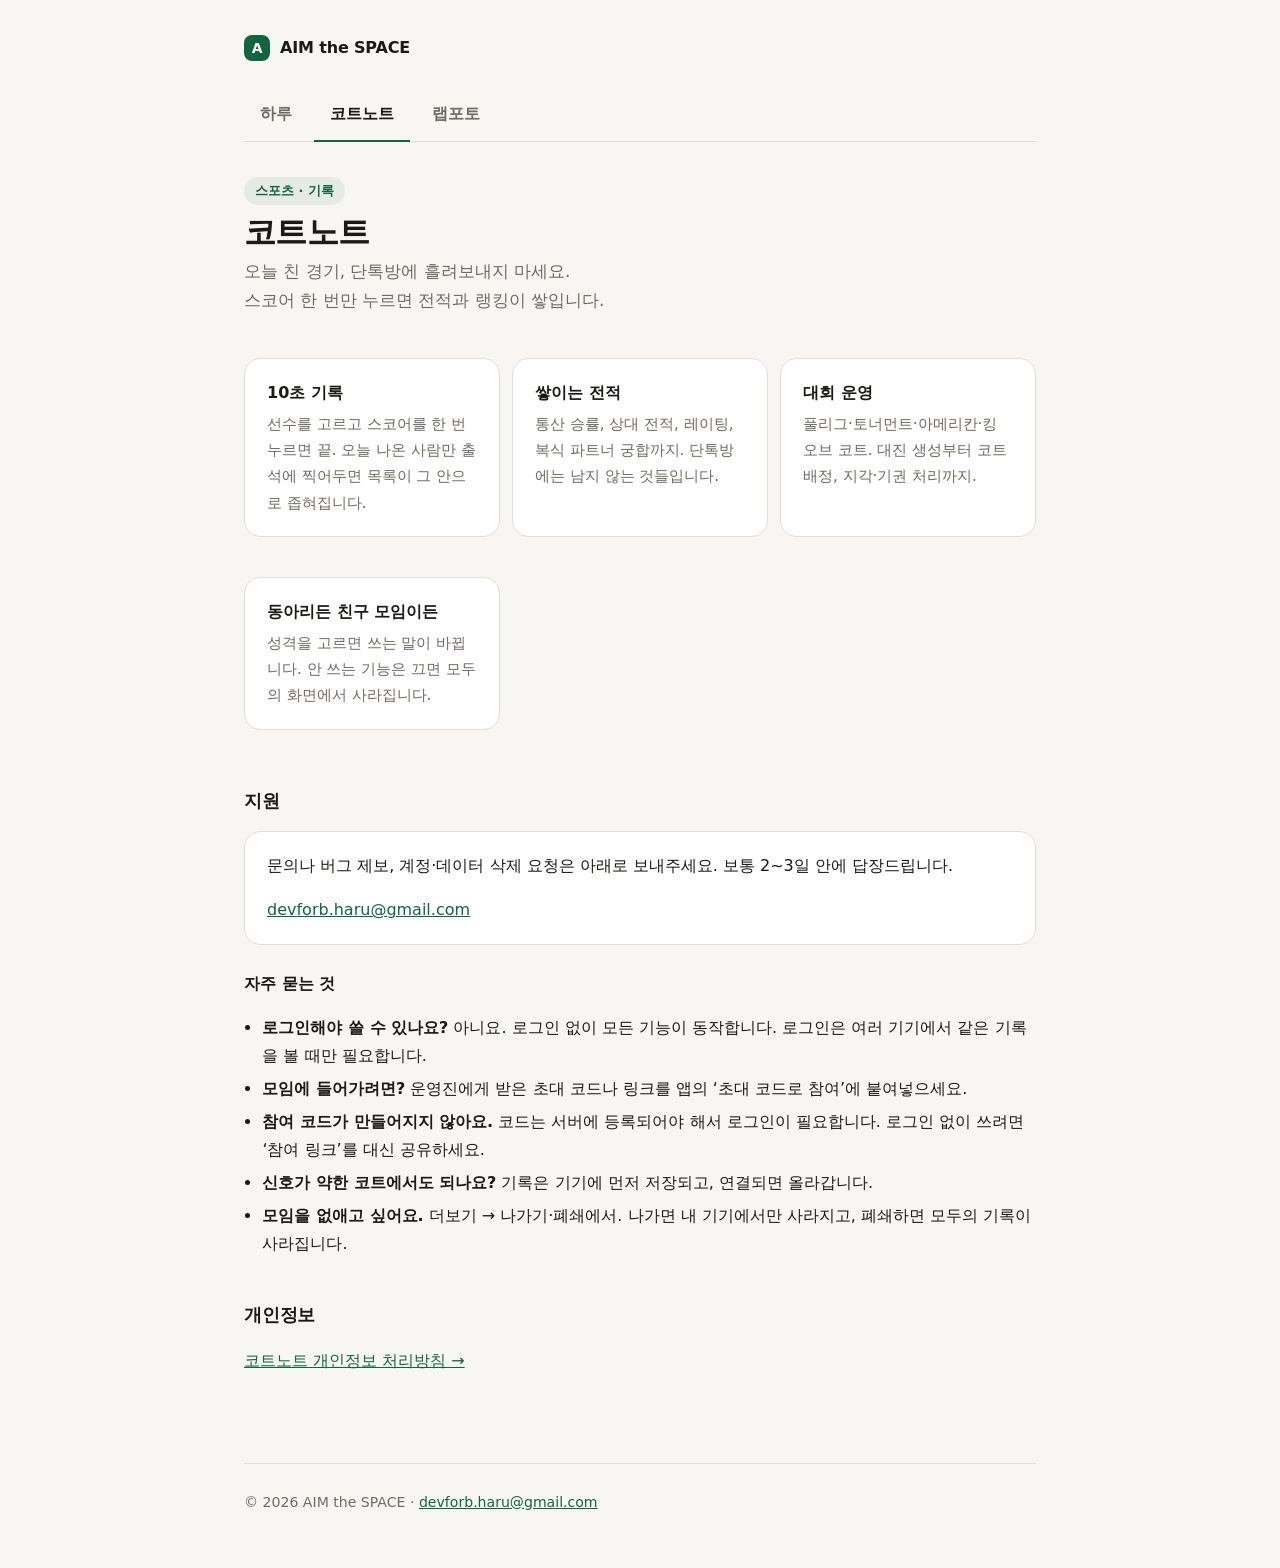
<file: index.html>
<!doctype html>
<html lang="ko">
<head>
<meta charset="utf-8">
<meta name="viewport" content="width=device-width, initial-scale=1">
<title>AIM the SPACE — 앱 안내</title>
<meta name="description" content="하루, 코트노트, 랩포토. 세 앱의 소개, 지원, 개인정보 처리방침.">
<meta property="og:title" content="AIM the SPACE — 하루 · 코트노트 · 랩포토">
<meta property="og:description" content="하루, 코트노트, 랩포토. 세 앱의 소개, 지원, 개인정보 처리방침.">
<meta property="og:type" content="website">
<meta property="og:locale" content="ko_KR">
<link rel="stylesheet" href="style.css">
</head>
<body>

<div class="wrap">
  <header class="site">
    <div class="brand"><span class="dot">A</span> AIM the SPACE</div>
    <nav class="tabs" role="tablist">
      <button role="tab" id="tab-haru"  aria-controls="panel-haru"  aria-selected="false">하루</button>
      <button role="tab" id="tab-rally" aria-controls="panel-rally" aria-selected="false">코트노트</button>
      <button role="tab" id="tab-labphoto" aria-controls="panel-labphoto" aria-selected="false">랩포토</button>
    </nav>
  </header>

  <!-- 하루 -->
  <section class="panel" id="panel-haru" role="tabpanel" aria-labelledby="tab-haru">
    <span class="pill">일기 · 기록</span>
    <h1>하루</h1>
    <p class="lede">매일 한 문장, 오늘의 나를 기록하다.<br>
      소설·영화·성경·명언 속 문장이 매일 당신을 기다립니다.</p>

    <div class="grid">
      <div class="card feat"><b>오늘의 문장</b><p>엄선된 문장 400여 개 중 하나가 매일 도착합니다. 갤러리에서 카테고리별로 찾아볼 수도 있습니다.</p></div>
      <div class="card feat"><b>나만의 기록</b><p>문장에서 받은 영감을 내 언어로 남깁니다. 전체·팔로워·그룹으로 공개 범위를 정할 수 있습니다.</p></div>
      <div class="card feat"><b>함께하는 하루</b><p>같은 문장을 다른 사람은 어떻게 읽었는지 피드에서 만나고, 좋아요와 댓글로 이야기합니다.</p></div>
      <div class="card feat"><b>연속 기록</b><p>이어갈수록 쌓이는 스트릭. 달력으로 내 기록 여정을 돌아봅니다.</p></div>
    </div>

    <h2>지원</h2>
    <div class="card">
      <p style="margin-top:0">문의나 버그 제보, 계정·데이터 삭제 요청은 아래로 보내주세요. 보통 2~3일 안에 답장드립니다.</p>
      <p style="margin-bottom:0"><a href="mailto:devforb.haru@gmail.com">devforb.haru@gmail.com</a></p>
    </div>

    <h3>자주 묻는 것</h3>
    <ul class="clean">
      <li><b>기록을 지우고 싶어요.</b> 앱에서 해당 기록을 길게 눌러 삭제할 수 있습니다. 계정 전체 삭제는 메일로 요청해주세요.</li>
      <li><b>알림이 오지 않아요.</b> iOS 설정 → 하루 → 알림이 켜져 있는지 확인해주세요.</li>
      <li><b>문장을 추천하고 싶어요.</b> 메일로 보내주시면 검토 후 반영합니다.</li>
    </ul>

    <h2>개인정보</h2>
    <p><a href="haru/privacy.html">하루 개인정보 처리방침 →</a></p>
  </section>

  <!-- 코트노트 -->
  <section class="panel" id="panel-rally" role="tabpanel" aria-labelledby="tab-rally">
    <span class="pill">스포츠 · 기록</span>
    <h1>코트노트</h1>
    <p class="lede">오늘 친 경기, 단톡방에 흘려보내지 마세요.<br>
      스코어 한 번만 누르면 전적과 랭킹이 쌓입니다.</p>

    <div class="grid">
      <div class="card feat"><b>10초 기록</b><p>선수를 고르고 스코어를 한 번 누르면 끝. 오늘 나온 사람만 출석에 찍어두면 목록이 그 안으로 좁혀집니다.</p></div>
      <div class="card feat"><b>쌓이는 전적</b><p>통산 승률, 상대 전적, 레이팅, 복식 파트너 궁합까지. 단톡방에는 남지 않는 것들입니다.</p></div>
      <div class="card feat"><b>대회 운영</b><p>풀리그·토너먼트·아메리칸·킹 오브 코트. 대진 생성부터 코트 배정, 지각·기권 처리까지.</p></div>
      <div class="card feat"><b>동아리든 친구 모임이든</b><p>성격을 고르면 쓰는 말이 바뀝니다. 안 쓰는 기능은 끄면 모두의 화면에서 사라집니다.</p></div>
    </div>

    <h2>지원</h2>
    <div class="card">
      <p style="margin-top:0">문의나 버그 제보, 계정·데이터 삭제 요청은 아래로 보내주세요. 보통 2~3일 안에 답장드립니다.</p>
      <p style="margin-bottom:0"><a href="mailto:devforb.haru@gmail.com">devforb.haru@gmail.com</a></p>
    </div>

    <h3>자주 묻는 것</h3>
    <ul class="clean">
      <li><b>로그인해야 쓸 수 있나요?</b> 아니요. 로그인 없이 모든 기능이 동작합니다. 로그인은 여러 기기에서 같은 기록을 볼 때만 필요합니다.</li>
      <li><b>모임에 들어가려면?</b> 운영진에게 받은 초대 코드나 링크를 앱의 ‘초대 코드로 참여’에 붙여넣으세요.</li>
      <li><b>참여 코드가 만들어지지 않아요.</b> 코드는 서버에 등록되어야 해서 로그인이 필요합니다. 로그인 없이 쓰려면 ‘참여 링크’를 대신 공유하세요.</li>
      <li><b>신호가 약한 코트에서도 되나요?</b> 기록은 기기에 먼저 저장되고, 연결되면 올라갑니다.</li>
      <li><b>모임을 없애고 싶어요.</b> 더보기 → 나가기·폐쇄에서. 나가면 내 기기에서만 사라지고, 폐쇄하면 모두의 기록이 사라집니다.</li>
    </ul>

    <h2>개인정보</h2>
    <p><a href="rally/privacy.html">코트노트 개인정보 처리방침 →</a></p>
  </section>


  <!-- 랩포토 -->
  <section class="panel" id="panel-labphoto" role="tabpanel" aria-labelledby="tab-labphoto">
    <span class="pill">과학 · 기록</span>
    <h1>랩포토</h1>
    <p class="lede">현미경으로 본 것과 반응 결과를, 레포트에 바로 쓸 수 있는 형태로.<br>
      배율 대신 사진마다 맞는 스케일 바를 남깁니다.</p>

    <div class="grid">
      <div class="card feat"><b>맞는 스케일 바</b><p>배율마다 눈금을 한 번만 재 두면, 그 배율로 찍는 모든 사진에 실제 길이에 맞는 바가 새겨집니다. 아직 재지 않은 배율은 ≈ 로 추정값임을 밝힙니다.</p></div>
      <div class="card feat"><b>찍으면서 기록</b><p>시료 이름, 대물·접안 배율, 염색과 시약 조건, 메모와 태그를 사진과 함께. 반응 모드에서는 시작 후 경과 시간까지 자동으로.</p></div>
      <div class="card feat"><b>쓸 사진만</b><p>전체·남긴 사진·버린 사진으로 나눠 보고, 길게 눌러 버리거나 되살립니다. 시료마다 대표 한 장을 정할 수 있습니다.</p></div>
      <div class="card feat"><b>레포트로 바로</b><p>한 번 누르면 그림 번호가 붙은 사진과 캡션 CSV가 ZIP으로 묶입니다. 표기 방식·위치·색·크기는 내보낼 때 고릅니다.</p></div>
    </div>

    <h2>지원</h2>
    <div class="card">
      <p style="margin-top:0">문의나 버그 제보는 아래로 보내주세요. 보통 2~3일 안에 답장드립니다.</p>
      <p style="margin-bottom:0"><a href="mailto:devforb.haru@gmail.com">devforb.haru@gmail.com</a></p>
    </div>

    <h3>자주 묻는 것</h3>
    <ul class="clean">
      <li><b>스케일 바 앞에 ≈ 가 붙어요.</b> 그 배율을 아직 실측하지 않아 시야수(FN)로 계산한 추정값이라는 표시입니다. 보정 탭에서 마이크로미터 슬라이드를 한 번 재면 실측값으로 바뀝니다.</li>
      <li><b>보정은 어떻게 하나요?</b> 보정 탭에서 배율을 고르고, 눈금을 찍은 사진에서 두 눈금 사이를 집어 그 거리가 몇 µm인지 넣으면 됩니다. 배율마다 한 번이면 됩니다.</li>
      <li><b>셔터가 눌리지 않아요.</b> 카메라를 쓸 수 없는 상태면 셔터가 흐려집니다. 설정에서 랩포토의 카메라 권한을 확인해주세요. 다른 앱이 카메라를 쓰는 중이거나 기기가 뜨거워도 잠시 멈출 수 있습니다.</li>
      <li><b>원본은 그대로 두고 표기만 바꿀 수 있나요?</b> 표기는 내보낼 때만 새겨지고 앱에 저장된 사진은 손대지 않습니다. 같은 사진을 방식만 바꿔 몇 번이든 다시 내보낼 수 있습니다.</li>
      <li><b>버린 사진을 되살리고 싶어요.</b> 검토 탭에서 ‘버린 사진’ 필터를 고른 뒤 썸네일을 길게 누르면 됩니다. 영구 삭제 전까지는 남아 있습니다.</li>
      <li><b>다른 기기로 옮기려면?</b> 동기화 기능은 없습니다. 내보내기로 ZIP을 만들어 옮기면 사진과 캡션이 함께 남습니다.</li>
    </ul>

    <h2>개인정보</h2>
    <p>앱은 어떤 정보도 수집하지 않고, 사진과 기록은 기기 안에만 저장됩니다.</p>
    <p><a href="labphoto/privacy.html">랩포토 개인정보 처리방침 →</a></p>
  </section>

  <footer class="site">
    © 2026 AIM the SPACE · <a href="mailto:devforb.haru@gmail.com">devforb.haru@gmail.com</a>
  </footer>
</div>

<script>
  // 탭. 주소에 #haru / #rally 를 붙이면 바로 그 탭이 열린다.
  const tabs = [...document.querySelectorAll('nav.tabs button')];
  function show(name, push) {
    const id = tabs.some(t => t.id === 'tab-' + name) ? name : 'rally';
    tabs.forEach(t => {
      const on = t.id === 'tab-' + id;
      t.setAttribute('aria-selected', on);
      document.getElementById(t.getAttribute('aria-controls')).classList.toggle('active', on);
    });
    if (push) history.replaceState(null, '', '#' + id);
  }
  tabs.forEach(t => t.addEventListener('click', () => show(t.id.replace('tab-', ''), true)));
  window.addEventListener('hashchange', () => show(location.hash.slice(1), false));
  show(location.hash.slice(1) || 'rally', false);
</script>
</body>
</html>
</file>
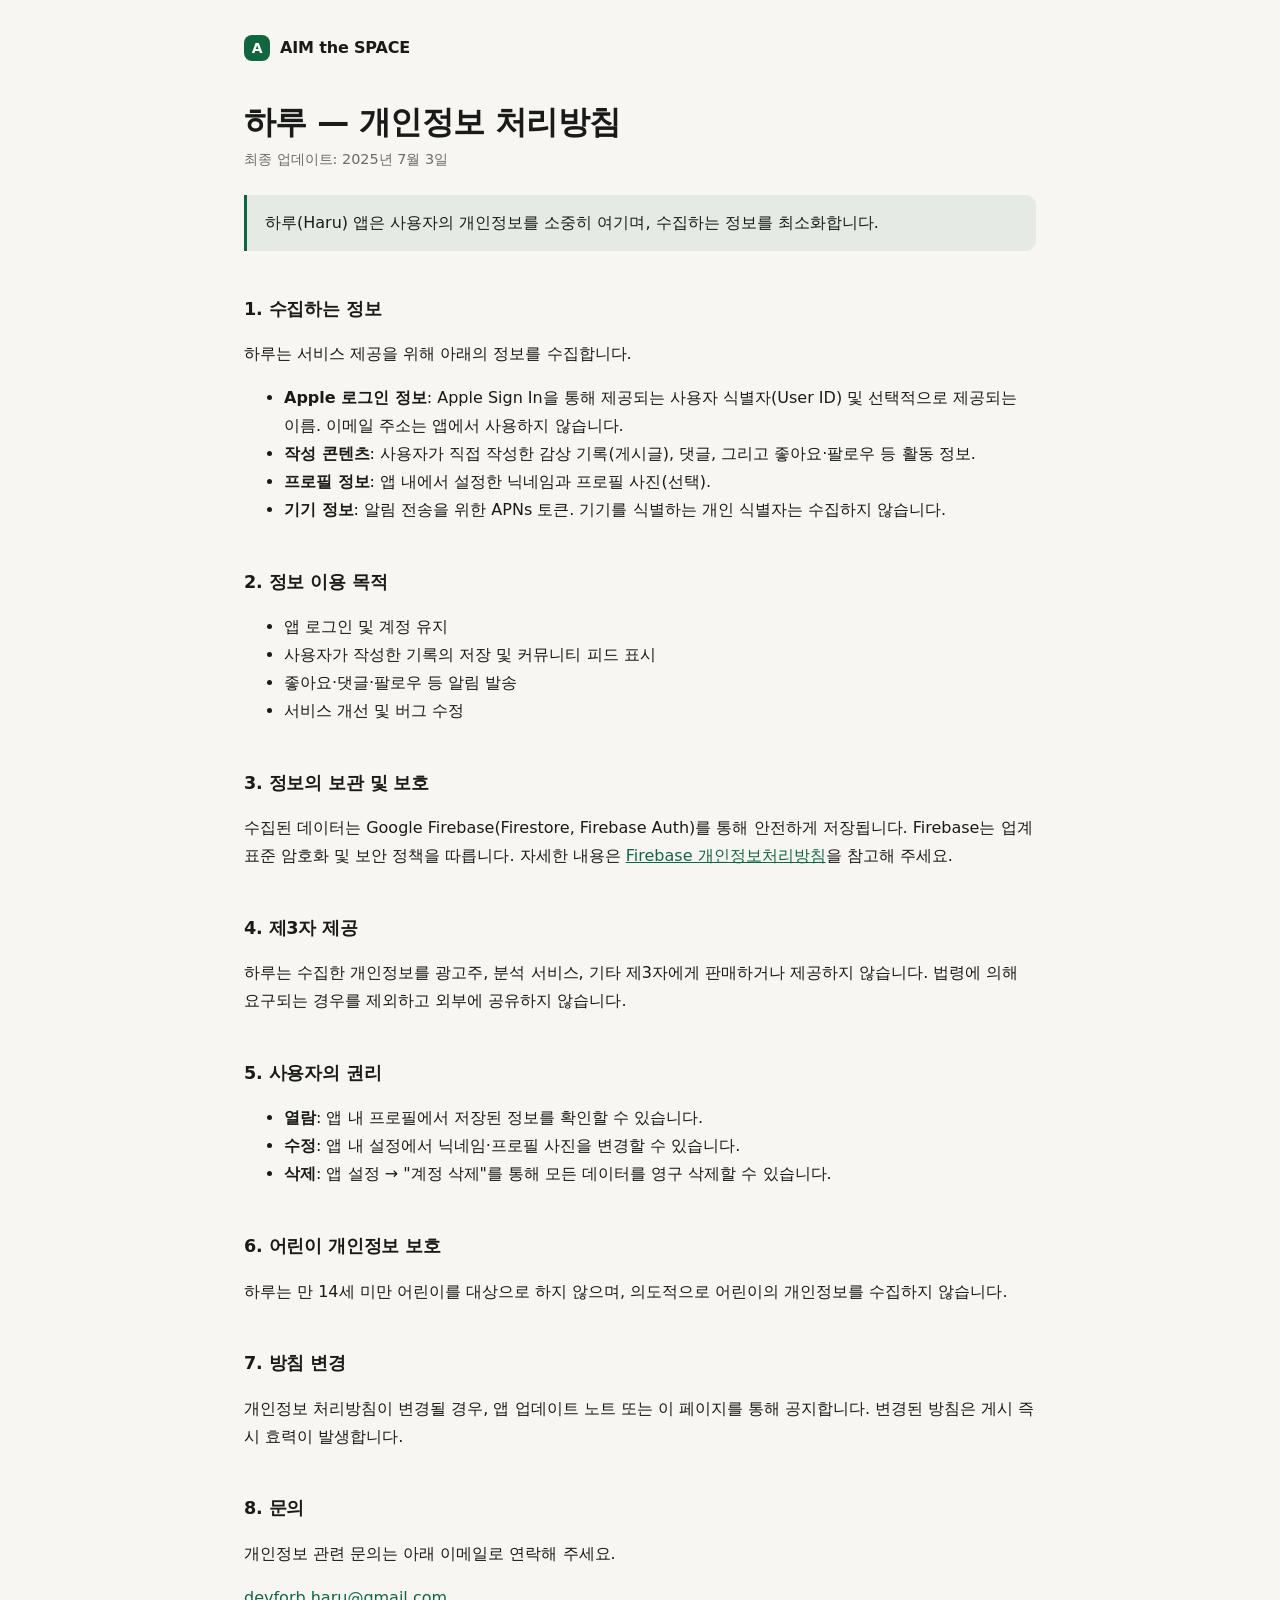
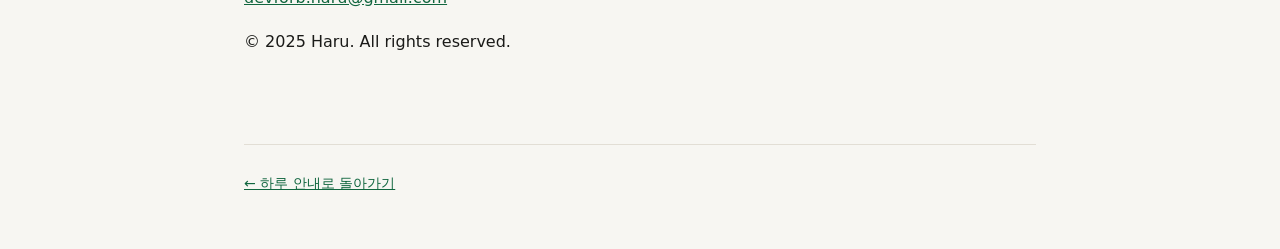
<file: haru/privacy.html>
<!doctype html>
<html lang="ko">
<head>
<meta charset="utf-8">
<meta name="viewport" content="width=device-width, initial-scale=1">
<title>하루 개인정보 처리방침</title>
<link rel="stylesheet" href="../style.css">
</head>
<body>
<div class="wrap">
  <header class="site">
    <div class="brand"><span class="dot">A</span> AIM the SPACE</div>
  </header>
  <section class="panel active">
<div class="container">

  <header>
    <h1>하루 — 개인정보 처리방침</h1>
    <p>최종 업데이트: 2025년 7월 3일</p>
  </header>

  <div class="highlight">
    하루(Haru) 앱은 사용자의 개인정보를 소중히 여기며, 수집하는 정보를 최소화합니다.
  </div>

  <h2>1. 수집하는 정보</h2>
  <p>하루는 서비스 제공을 위해 아래의 정보를 수집합니다.</p>
  <ul>
    <li><strong>Apple 로그인 정보</strong>: Apple Sign In을 통해 제공되는 사용자 식별자(User ID) 및 선택적으로 제공되는 이름. 이메일 주소는 앱에서 사용하지 않습니다.</li>
    <li><strong>작성 콘텐츠</strong>: 사용자가 직접 작성한 감상 기록(게시글), 댓글, 그리고 좋아요·팔로우 등 활동 정보.</li>
    <li><strong>프로필 정보</strong>: 앱 내에서 설정한 닉네임과 프로필 사진(선택).</li>
    <li><strong>기기 정보</strong>: 알림 전송을 위한 APNs 토큰. 기기를 식별하는 개인 식별자는 수집하지 않습니다.</li>
  </ul>

  <h2>2. 정보 이용 목적</h2>
  <ul>
    <li>앱 로그인 및 계정 유지</li>
    <li>사용자가 작성한 기록의 저장 및 커뮤니티 피드 표시</li>
    <li>좋아요·댓글·팔로우 등 알림 발송</li>
    <li>서비스 개선 및 버그 수정</li>
  </ul>

  <h2>3. 정보의 보관 및 보호</h2>
  <p>수집된 데이터는 Google Firebase(Firestore, Firebase Auth)를 통해 안전하게 저장됩니다. Firebase는 업계 표준 암호화 및 보안 정책을 따릅니다. 자세한 내용은 <a href="https://firebase.google.com/support/privacy" target="_blank">Firebase 개인정보처리방침</a>을 참고해 주세요.</p>

  <h2>4. 제3자 제공</h2>
  <p>하루는 수집한 개인정보를 광고주, 분석 서비스, 기타 제3자에게 판매하거나 제공하지 않습니다. 법령에 의해 요구되는 경우를 제외하고 외부에 공유하지 않습니다.</p>

  <h2>5. 사용자의 권리</h2>
  <ul>
    <li><strong>열람</strong>: 앱 내 프로필에서 저장된 정보를 확인할 수 있습니다.</li>
    <li><strong>수정</strong>: 앱 내 설정에서 닉네임·프로필 사진을 변경할 수 있습니다.</li>
    <li><strong>삭제</strong>: 앱 설정 → "계정 삭제"를 통해 모든 데이터를 영구 삭제할 수 있습니다.</li>
  </ul>

  <h2>6. 어린이 개인정보 보호</h2>
  <p>하루는 만 14세 미만 어린이를 대상으로 하지 않으며, 의도적으로 어린이의 개인정보를 수집하지 않습니다.</p>

  <h2>7. 방침 변경</h2>
  <p>개인정보 처리방침이 변경될 경우, 앱 업데이트 노트 또는 이 페이지를 통해 공지합니다. 변경된 방침은 게시 즉시 효력이 발생합니다.</p>

  <h2>8. 문의</h2>
  <p>개인정보 관련 문의는 아래 이메일로 연락해 주세요.</p>
  <p><a href="mailto:devforb.haru@gmail.com">devforb.haru@gmail.com</a></p>

  <footer>
    <p>© 2025 Haru. All rights reserved.</p>
  </footer>

</div>
  </section>
  <footer class="site">
    <a href="../index.html#haru">← 하루 안내로 돌아가기</a>
  </footer>
</div>
</body>
</html>
</file>
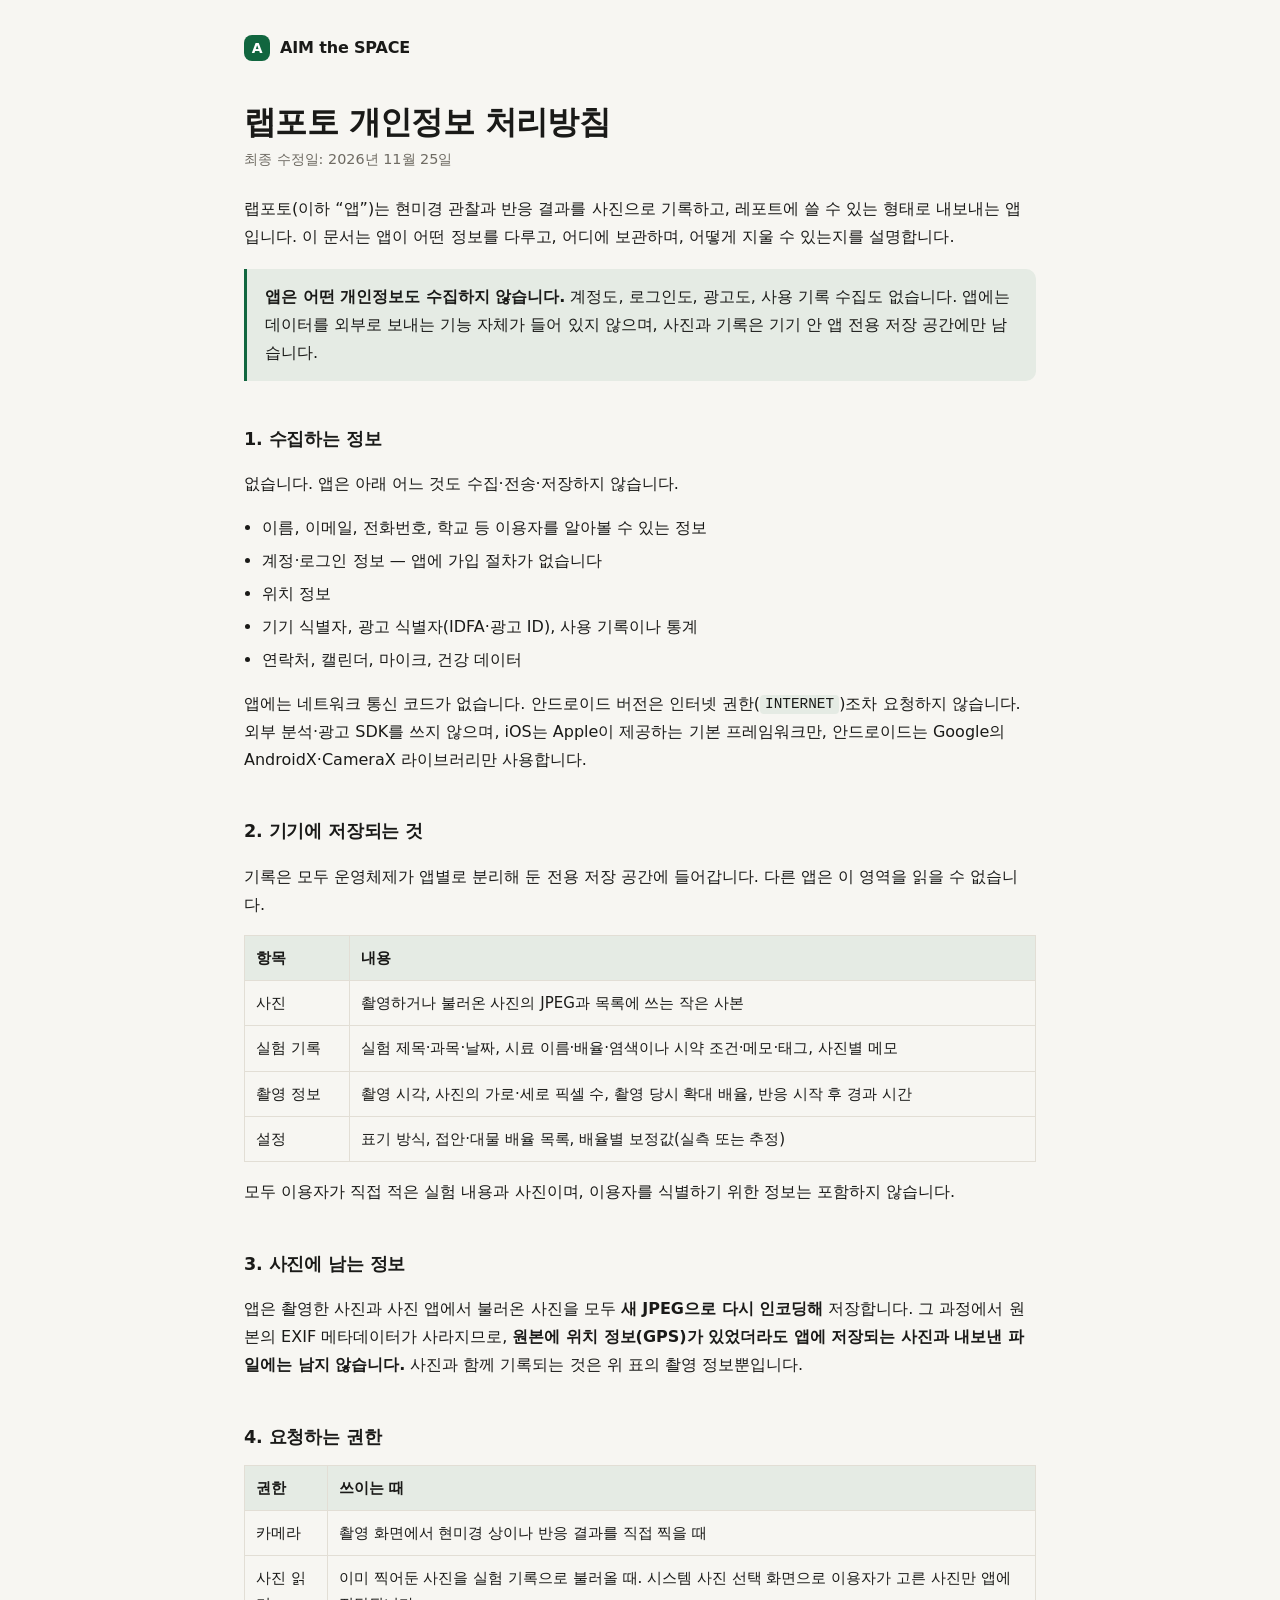
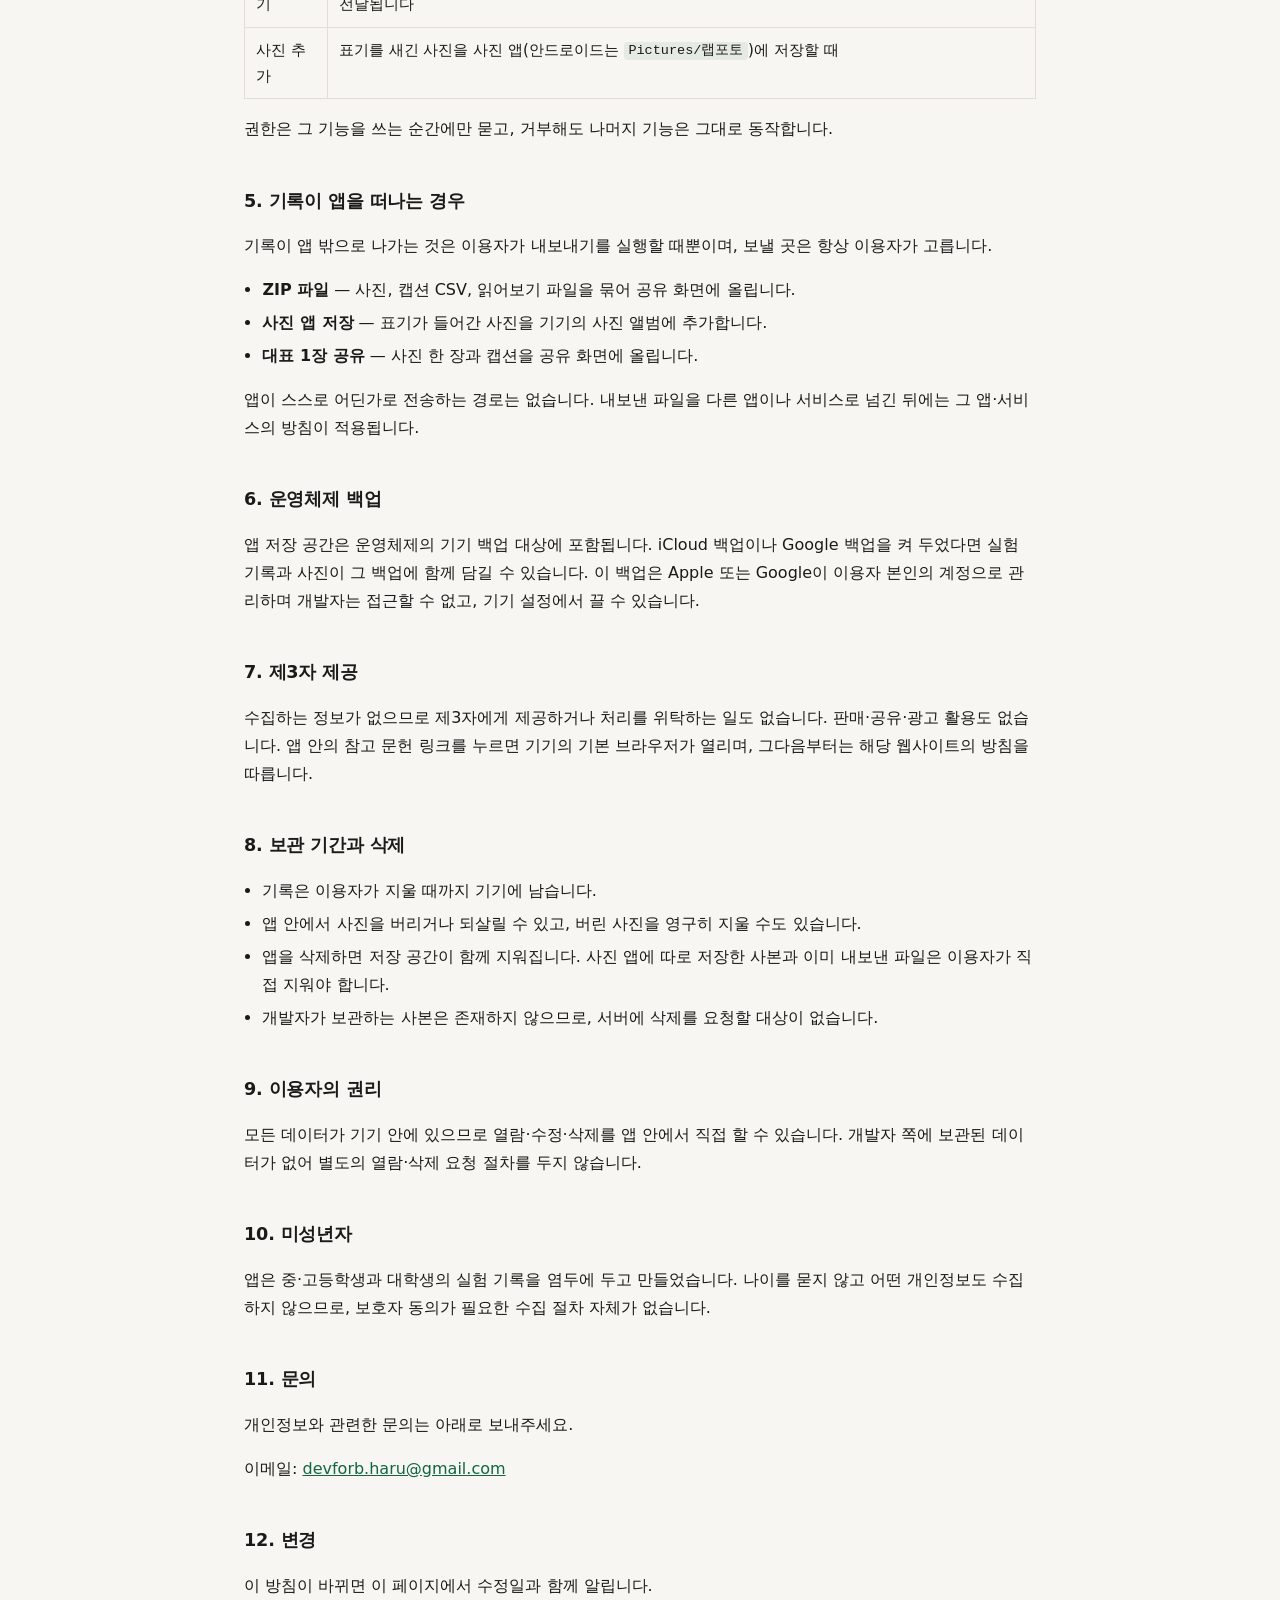
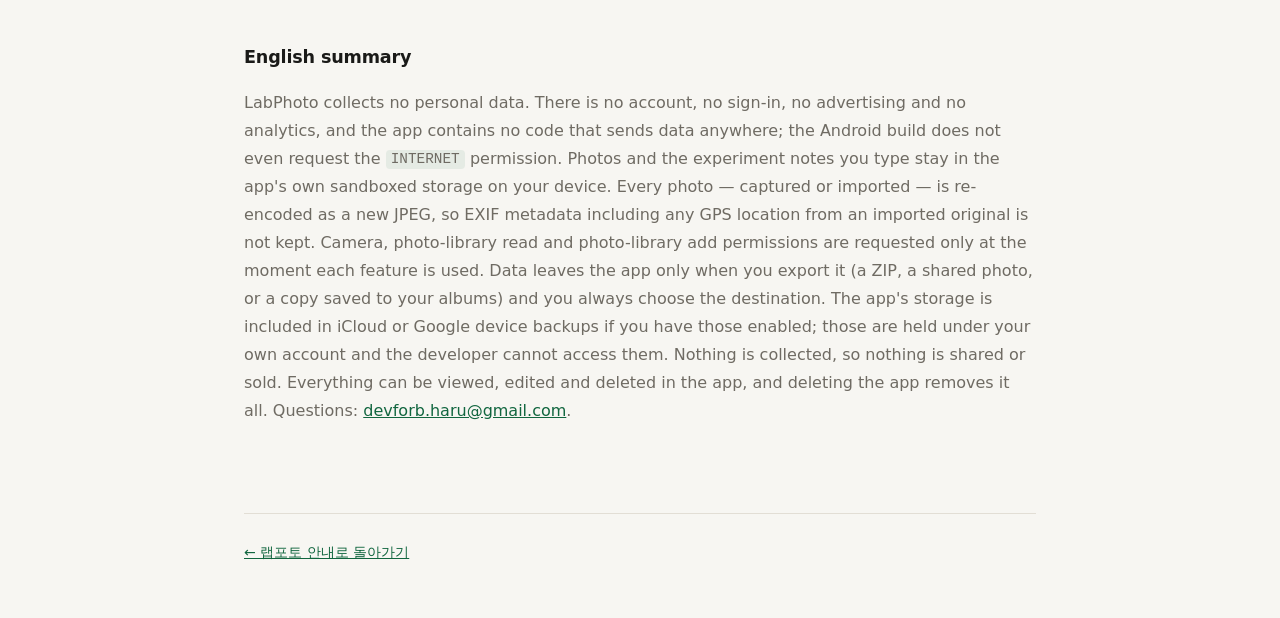
<file: labphoto/privacy.html>
<!doctype html>
<html lang="ko">
<head>
<meta charset="utf-8">
<meta name="viewport" content="width=device-width, initial-scale=1">
<title>랩포토 개인정보 처리방침</title>
<link rel="stylesheet" href="../style.css">
</head>
<body>
<div class="wrap">
  <header class="site">
    <div class="brand"><span class="dot">A</span> AIM the SPACE</div>
  </header>
  <section class="panel active">
<h1>랩포토 개인정보 처리방침</h1>
<p class="updated">최종 수정일: 2026년 11월 25일</p>

<p>랩포토(이하 “앱”)는 현미경 관찰과 반응 결과를 사진으로 기록하고, 레포트에 쓸 수 있는 형태로 내보내는 앱입니다.
이 문서는 앱이 어떤 정보를 다루고, 어디에 보관하며, 어떻게 지울 수 있는지를 설명합니다.</p>

<div class="highlight">
  <p style="margin:0"><strong>앱은 어떤 개인정보도 수집하지 않습니다.</strong> 계정도, 로그인도, 광고도, 사용 기록 수집도 없습니다.
  앱에는 데이터를 외부로 보내는 기능 자체가 들어 있지 않으며, 사진과 기록은 기기 안 앱 전용 저장 공간에만 남습니다.</p>
</div>

<h2>1. 수집하는 정보</h2>
<p>없습니다. 앱은 아래 어느 것도 수집·전송·저장하지 않습니다.</p>
<ul class="clean">
  <li>이름, 이메일, 전화번호, 학교 등 이용자를 알아볼 수 있는 정보</li>
  <li>계정·로그인 정보 — 앱에 가입 절차가 없습니다</li>
  <li>위치 정보</li>
  <li>기기 식별자, 광고 식별자(IDFA·광고 ID), 사용 기록이나 통계</li>
  <li>연락처, 캘린더, 마이크, 건강 데이터</li>
</ul>
<p>앱에는 네트워크 통신 코드가 없습니다. 안드로이드 버전은 인터넷 권한(<code>INTERNET</code>)조차 요청하지 않습니다.
외부 분석·광고 SDK를 쓰지 않으며, iOS는 Apple이 제공하는 기본 프레임워크만, 안드로이드는 Google의 AndroidX·CameraX 라이브러리만 사용합니다.</p>

<h2>2. 기기에 저장되는 것</h2>
<p>기록은 모두 운영체제가 앱별로 분리해 둔 전용 저장 공간에 들어갑니다. 다른 앱은 이 영역을 읽을 수 없습니다.</p>
<table>
  <tr><th>항목</th><th>내용</th></tr>
  <tr><td>사진</td><td>촬영하거나 불러온 사진의 JPEG과 목록에 쓰는 작은 사본</td></tr>
  <tr><td>실험 기록</td><td>실험 제목·과목·날짜, 시료 이름·배율·염색이나 시약 조건·메모·태그, 사진별 메모</td></tr>
  <tr><td>촬영 정보</td><td>촬영 시각, 사진의 가로·세로 픽셀 수, 촬영 당시 확대 배율, 반응 시작 후 경과 시간</td></tr>
  <tr><td>설정</td><td>표기 방식, 접안·대물 배율 목록, 배율별 보정값(실측 또는 추정)</td></tr>
</table>
<p>모두 이용자가 직접 적은 실험 내용과 사진이며, 이용자를 식별하기 위한 정보는 포함하지 않습니다.</p>

<h2>3. 사진에 남는 정보</h2>
<p>앱은 촬영한 사진과 사진 앱에서 불러온 사진을 모두 <strong>새 JPEG으로 다시 인코딩해</strong> 저장합니다.
그 과정에서 원본의 EXIF 메타데이터가 사라지므로, <strong>원본에 위치 정보(GPS)가 있었더라도 앱에 저장되는 사진과 내보낸 파일에는 남지 않습니다.</strong>
사진과 함께 기록되는 것은 위 표의 촬영 정보뿐입니다.</p>

<h2>4. 요청하는 권한</h2>
<table>
  <tr><th>권한</th><th>쓰이는 때</th></tr>
  <tr><td>카메라</td><td>촬영 화면에서 현미경 상이나 반응 결과를 직접 찍을 때</td></tr>
  <tr><td>사진 읽기</td><td>이미 찍어둔 사진을 실험 기록으로 불러올 때. 시스템 사진 선택 화면으로 이용자가 고른 사진만 앱에 전달됩니다</td></tr>
  <tr><td>사진 추가</td><td>표기를 새긴 사진을 사진 앱(안드로이드는 <code>Pictures/랩포토</code>)에 저장할 때</td></tr>
</table>
<p>권한은 그 기능을 쓰는 순간에만 묻고, 거부해도 나머지 기능은 그대로 동작합니다.</p>

<h2>5. 기록이 앱을 떠나는 경우</h2>
<p>기록이 앱 밖으로 나가는 것은 이용자가 내보내기를 실행할 때뿐이며, 보낼 곳은 항상 이용자가 고릅니다.</p>
<ul class="clean">
  <li><b>ZIP 파일</b> — 사진, 캡션 CSV, 읽어보기 파일을 묶어 공유 화면에 올립니다.</li>
  <li><b>사진 앱 저장</b> — 표기가 들어간 사진을 기기의 사진 앨범에 추가합니다.</li>
  <li><b>대표 1장 공유</b> — 사진 한 장과 캡션을 공유 화면에 올립니다.</li>
</ul>
<p>앱이 스스로 어딘가로 전송하는 경로는 없습니다. 내보낸 파일을 다른 앱이나 서비스로 넘긴 뒤에는 그 앱·서비스의 방침이 적용됩니다.</p>

<h2>6. 운영체제 백업</h2>
<p>앱 저장 공간은 운영체제의 기기 백업 대상에 포함됩니다. iCloud 백업이나 Google 백업을 켜 두었다면 실험 기록과 사진이 그 백업에 함께 담길 수 있습니다.
이 백업은 Apple 또는 Google이 이용자 본인의 계정으로 관리하며 개발자는 접근할 수 없고, 기기 설정에서 끌 수 있습니다.</p>

<h2>7. 제3자 제공</h2>
<p>수집하는 정보가 없으므로 제3자에게 제공하거나 처리를 위탁하는 일도 없습니다. 판매·공유·광고 활용도 없습니다.
앱 안의 참고 문헌 링크를 누르면 기기의 기본 브라우저가 열리며, 그다음부터는 해당 웹사이트의 방침을 따릅니다.</p>

<h2>8. 보관 기간과 삭제</h2>
<ul class="clean">
  <li>기록은 이용자가 지울 때까지 기기에 남습니다.</li>
  <li>앱 안에서 사진을 버리거나 되살릴 수 있고, 버린 사진을 영구히 지울 수도 있습니다.</li>
  <li>앱을 삭제하면 저장 공간이 함께 지워집니다. 사진 앱에 따로 저장한 사본과 이미 내보낸 파일은 이용자가 직접 지워야 합니다.</li>
  <li>개발자가 보관하는 사본은 존재하지 않으므로, 서버에 삭제를 요청할 대상이 없습니다.</li>
</ul>

<h2>9. 이용자의 권리</h2>
<p>모든 데이터가 기기 안에 있으므로 열람·수정·삭제를 앱 안에서 직접 할 수 있습니다. 개발자 쪽에 보관된 데이터가 없어 별도의 열람·삭제 요청 절차를 두지 않습니다.</p>

<h2>10. 미성년자</h2>
<p>앱은 중·고등학생과 대학생의 실험 기록을 염두에 두고 만들었습니다. 나이를 묻지 않고 어떤 개인정보도 수집하지 않으므로, 보호자 동의가 필요한 수집 절차 자체가 없습니다.</p>

<h2>11. 문의</h2>
<p>개인정보와 관련한 문의는 아래로 보내주세요.</p>
<p>이메일: <a href="mailto:devforb.haru@gmail.com">devforb.haru@gmail.com</a></p>

<h2>12. 변경</h2>
<p>이 방침이 바뀌면 이 페이지에서 수정일과 함께 알립니다.</p>

<h2>English summary</h2>
<p class="muted">LabPhoto collects no personal data. There is no account, no sign-in, no advertising and no analytics, and the app contains no code that sends data anywhere;
the Android build does not even request the <code>INTERNET</code> permission. Photos and the experiment notes you type stay in the app's own sandboxed storage on your device.
Every photo — captured or imported — is re-encoded as a new JPEG, so EXIF metadata including any GPS location from an imported original is not kept.
Camera, photo-library read and photo-library add permissions are requested only at the moment each feature is used.
Data leaves the app only when you export it (a ZIP, a shared photo, or a copy saved to your albums) and you always choose the destination.
The app's storage is included in iCloud or Google device backups if you have those enabled; those are held under your own account and the developer cannot access them.
Nothing is collected, so nothing is shared or sold. Everything can be viewed, edited and deleted in the app, and deleting the app removes it all.
Questions: <a href="mailto:devforb.haru@gmail.com">devforb.haru@gmail.com</a>.</p>
  </section>
  <footer class="site">
    <a href="../index.html#labphoto">← 랩포토 안내로 돌아가기</a>
  </footer>
</div>
</body>
</html>
</file>
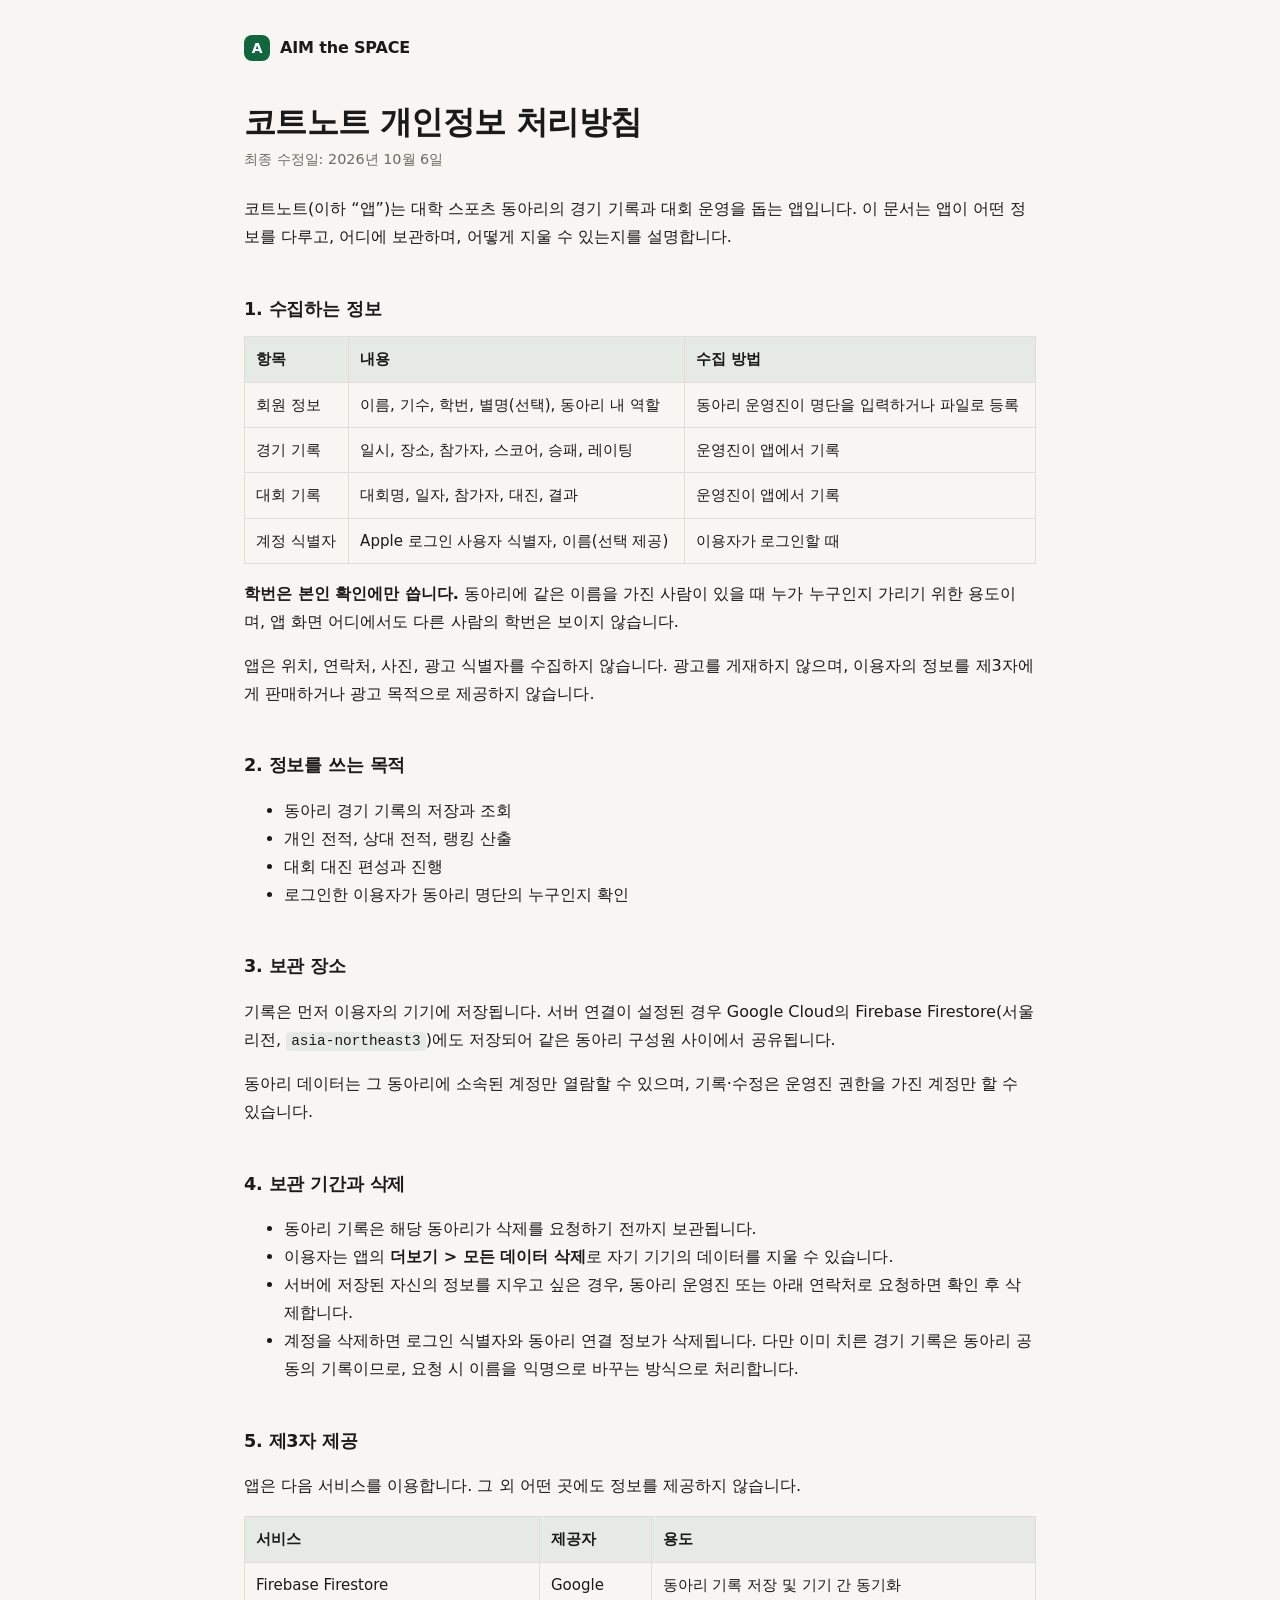
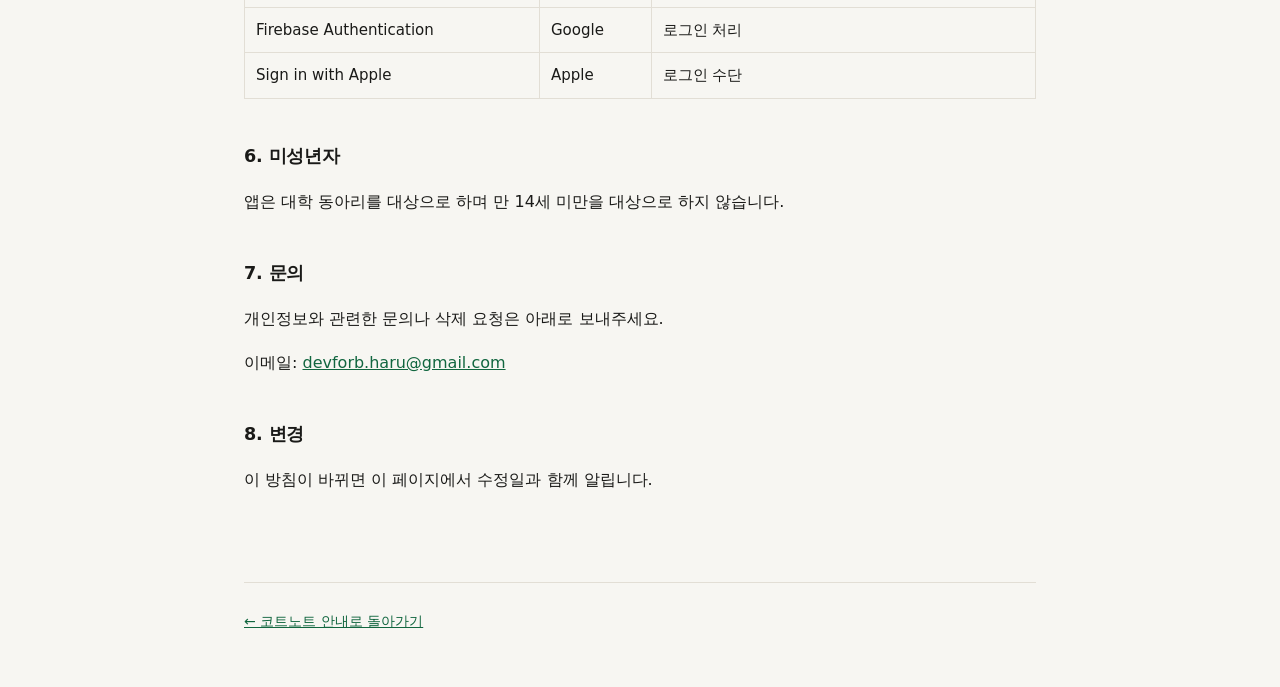
<file: rally/privacy.html>
<!doctype html>
<html lang="ko">
<head>
<meta charset="utf-8">
<meta name="viewport" content="width=device-width, initial-scale=1">
<title>코트노트 개인정보 처리방침</title>
<link rel="stylesheet" href="../style.css">
</head>
<body>
<div class="wrap">
  <header class="site">
    <div class="brand"><span class="dot">A</span> AIM the SPACE</div>
  </header>
  <section class="panel active">
<h1>코트노트 개인정보 처리방침</h1>
<p class="updated">최종 수정일: 2026년 10월 6일</p>

<p>코트노트(이하 “앱”)는 대학 스포츠 동아리의 경기 기록과 대회 운영을 돕는 앱입니다.
이 문서는 앱이 어떤 정보를 다루고, 어디에 보관하며, 어떻게 지울 수 있는지를 설명합니다.</p>

<h2>1. 수집하는 정보</h2>

<table>
  <tr><th>항목</th><th>내용</th><th>수집 방법</th></tr>
  <tr><td>회원 정보</td><td>이름, 기수, 학번, 별명(선택), 동아리 내 역할</td><td>동아리 운영진이 명단을 입력하거나 파일로 등록</td></tr>
  <tr><td>경기 기록</td><td>일시, 장소, 참가자, 스코어, 승패, 레이팅</td><td>운영진이 앱에서 기록</td></tr>
  <tr><td>대회 기록</td><td>대회명, 일자, 참가자, 대진, 결과</td><td>운영진이 앱에서 기록</td></tr>
  <tr><td>계정 식별자</td><td>Apple 로그인 사용자 식별자, 이름(선택 제공)</td><td>이용자가 로그인할 때</td></tr>
</table>

<p><strong>학번은 본인 확인에만 씁니다.</strong> 동아리에 같은 이름을 가진 사람이 있을 때
누가 누구인지 가리기 위한 용도이며, 앱 화면 어디에서도 다른 사람의 학번은 보이지 않습니다.</p>

<p>앱은 위치, 연락처, 사진, 광고 식별자를 수집하지 않습니다. 광고를 게재하지 않으며,
이용자의 정보를 제3자에게 판매하거나 광고 목적으로 제공하지 않습니다.</p>

<h2>2. 정보를 쓰는 목적</h2>
<ul>
  <li>동아리 경기 기록의 저장과 조회</li>
  <li>개인 전적, 상대 전적, 랭킹 산출</li>
  <li>대회 대진 편성과 진행</li>
  <li>로그인한 이용자가 동아리 명단의 누구인지 확인</li>
</ul>

<h2>3. 보관 장소</h2>
<p>기록은 먼저 이용자의 기기에 저장됩니다. 서버 연결이 설정된 경우
Google Cloud의 Firebase Firestore(서울 리전, <code>asia-northeast3</code>)에도 저장되어
같은 동아리 구성원 사이에서 공유됩니다.</p>
<p>동아리 데이터는 그 동아리에 소속된 계정만 열람할 수 있으며,
기록·수정은 운영진 권한을 가진 계정만 할 수 있습니다.</p>

<h2>4. 보관 기간과 삭제</h2>
<ul>
  <li>동아리 기록은 해당 동아리가 삭제를 요청하기 전까지 보관됩니다.</li>
  <li>이용자는 앱의 <strong>더보기 &gt; 모든 데이터 삭제</strong>로 자기 기기의 데이터를 지울 수 있습니다.</li>
  <li>서버에 저장된 자신의 정보를 지우고 싶은 경우, 동아리 운영진 또는 아래 연락처로 요청하면
      확인 후 삭제합니다.</li>
  <li>계정을 삭제하면 로그인 식별자와 동아리 연결 정보가 삭제됩니다.
      다만 이미 치른 경기 기록은 동아리 공동의 기록이므로, 요청 시 이름을 익명으로 바꾸는 방식으로 처리합니다.</li>
</ul>

<h2>5. 제3자 제공</h2>
<p>앱은 다음 서비스를 이용합니다. 그 외 어떤 곳에도 정보를 제공하지 않습니다.</p>
<table>
  <tr><th>서비스</th><th>제공자</th><th>용도</th></tr>
  <tr><td>Firebase Firestore</td><td>Google</td><td>동아리 기록 저장 및 기기 간 동기화</td></tr>
  <tr><td>Firebase Authentication</td><td>Google</td><td>로그인 처리</td></tr>
  <tr><td>Sign in with Apple</td><td>Apple</td><td>로그인 수단</td></tr>
</table>

<h2>6. 미성년자</h2>
<p>앱은 대학 동아리를 대상으로 하며 만 14세 미만을 대상으로 하지 않습니다.</p>

<h2>7. 문의</h2>
<p>개인정보와 관련한 문의나 삭제 요청은 아래로 보내주세요.</p>
<p>이메일: <a href="mailto:devforb.haru@gmail.com">devforb.haru@gmail.com</a></p>

<h2>8. 변경</h2>
<p>이 방침이 바뀌면 이 페이지에서 수정일과 함께 알립니다.</p>
  </section>
  <footer class="site">
    <a href="../index.html#rally">← 코트노트 안내로 돌아가기</a>
  </footer>
</div>
</body>
</html>
</file>
<file: style.css>
:root{
  --bg:#f7f6f2; --surface:#fff; --line:#e2ded5; --ink:#1a1a18; --muted:#6f6b63;
  --accent:#11663f; --accent-soft:#11663f14; --clay:#c5663a; --radius:16px;
  --max:52rem;
}
@media (prefers-color-scheme:dark){
  :root{--bg:#121314;--surface:#1b1d1e;--line:#33373a;--ink:#f0efea;--muted:#9a978f;
        --accent:#3cae74;--accent-soft:#3cae741f;}
}
*{box-sizing:border-box}
html{-webkit-text-size-adjust:100%}
body{margin:0;background:var(--bg);color:var(--ink);
  font:16px/1.75 -apple-system,BlinkMacSystemFont,"Apple SD Gothic Neo","Pretendard",system-ui,sans-serif;}
.wrap{max-width:var(--max);margin:0 auto;padding:0 20px}
a{color:var(--accent)}
header.site{padding:34px 0 0}
.brand{display:flex;align-items:center;gap:10px;font-weight:700;letter-spacing:-.01em}
.brand .dot{width:26px;height:26px;border-radius:8px;background:var(--accent);display:grid;place-items:center;color:#fff;font-size:14px}
nav.tabs{display:flex;gap:6px;margin:26px 0 0;border-bottom:1px solid var(--line)}
nav.tabs button{appearance:none;border:0;background:none;color:var(--muted);font:inherit;font-weight:600;
  padding:12px 16px;cursor:pointer;border-bottom:2px solid transparent;margin-bottom:-1px}
nav.tabs button[aria-selected="true"]{color:var(--ink);border-bottom-color:var(--accent)}
section.panel{display:none;padding:34px 0 72px}
section.panel.active{display:block}
h1{font-size:2rem;line-height:1.3;margin:.2em 0 .1em;letter-spacing:-.02em}
h2{font-size:1.1rem;margin:2.4em 0 .6em;letter-spacing:-.01em}
h3{font-size:1rem;margin:1.6em 0 .4em}
.lede{color:var(--muted);font-size:1.05rem;margin:0 0 28px}
.card{background:var(--surface);border:1px solid var(--line);border-radius:var(--radius);padding:20px 22px;margin:14px 0}
.grid{display:grid;gap:12px;grid-template-columns:repeat(auto-fit,minmax(15rem,1fr))}
.feat b{display:block;margin-bottom:4px}
.feat p{margin:0;color:var(--muted);font-size:.94rem}
.pill{display:inline-block;background:var(--accent-soft);color:var(--accent);
  border-radius:999px;padding:3px 11px;font-size:.8rem;font-weight:600}
table{border-collapse:collapse;width:100%;font-size:.94rem;margin:12px 0}
th,td{border:1px solid var(--line);padding:9px 11px;text-align:left;vertical-align:top}
th{background:var(--accent-soft);font-weight:600}
code{background:var(--accent-soft);padding:.1em .35em;border-radius:4px;font-size:.9em}
footer.site{border-top:1px solid var(--line);padding:26px 0 54px;color:var(--muted);font-size:.88rem}
.muted{color:var(--muted)}
ul.clean{padding-left:1.15em}
ul.clean li{margin:.3em 0}

/* 기존 처리방침 문서에서 가져온 마크업 */
.container{max-width:100%}
.updated,.panel>.container>header p:first-of-type{color:var(--muted);font-size:.9rem;margin:.2em 0 1.6em}
.highlight{background:var(--accent-soft);border-left:3px solid var(--accent);
  border-radius:0 10px 10px 0;padding:14px 18px;margin:18px 0}
.panel h1+p{margin-top:.2em}
@media (max-width:560px){
  .wrap{padding:0 16px}
  h1{font-size:1.7rem}
  th,td{padding:7px 8px;font-size:.86rem}
}
</file>
